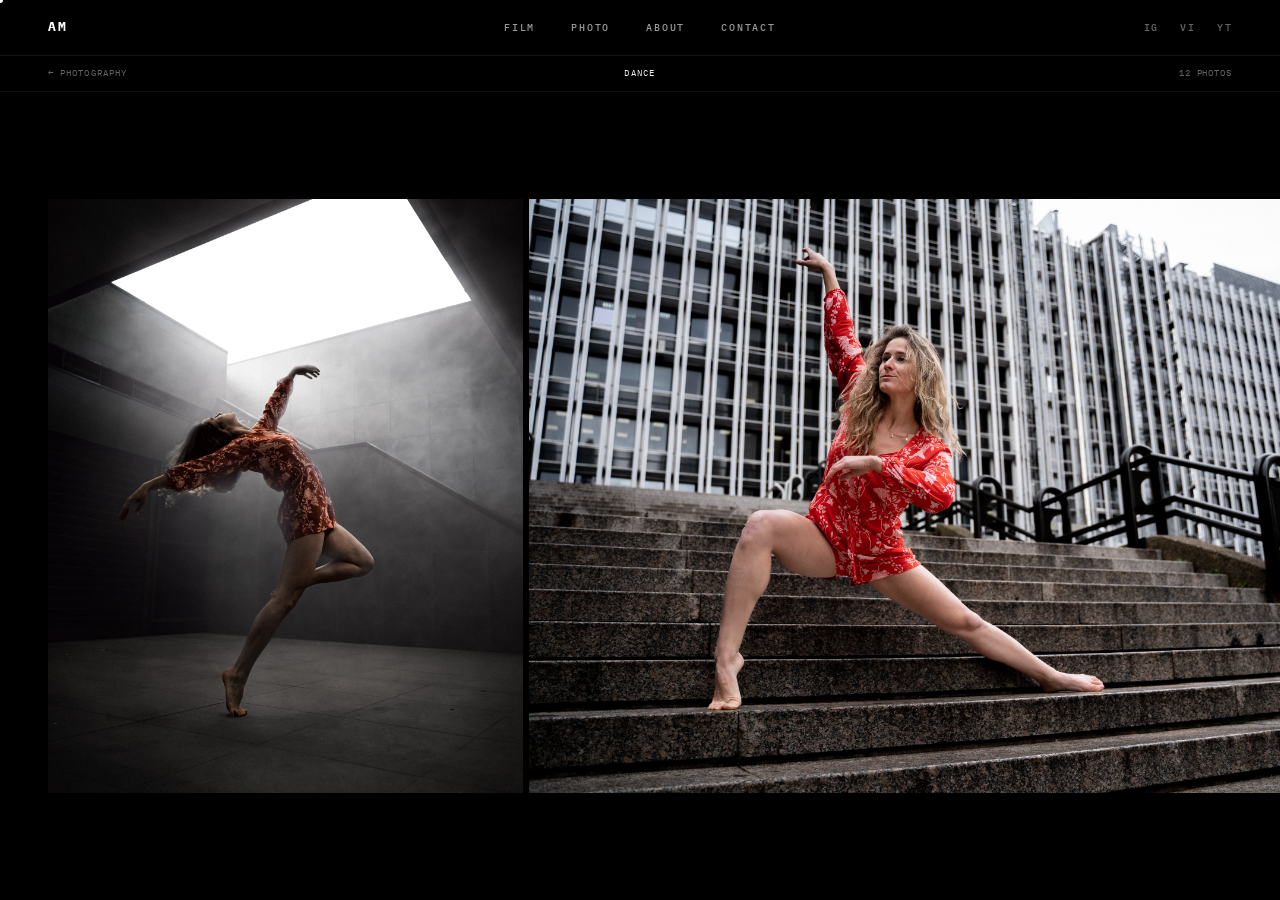
<file: dance.html>
<!DOCTYPE html>
<html lang="en">
<head>
    <meta charset="UTF-8">
    <meta name="viewport" content="width=device-width, initial-scale=1.0">
    <title>Dance — Aaron MacCarley</title>

    <link rel="preconnect" href="https://fonts.googleapis.com">
    <link rel="preconnect" href="https://fonts.gstatic.com" crossorigin>
    <link href="https://fonts.googleapis.com/css2?family=IBM+Plex+Mono:ital,wght@0,400;0,500;0,700;1,500&family=Inter:wght@300;400;500&display=swap" rel="stylesheet">
    <link rel="stylesheet" href="style.css">

    <style>
        html, body { overflow: hidden !important; height: 100%; }

        #project-bar {
            position: fixed;
            top: 56px; left: 0; right: 0;
            height: 36px;
            display: flex; align-items: center; justify-content: space-between;
            padding: 0 48px;
            z-index: 490;
            background: rgba(0,0,0,0.85);
            border-bottom: 1px solid rgba(255,255,255,0.06);
        }
        .proj-back {
            font-family: var(--mono);
            font-size: 9px; letter-spacing: 0.12em;
            color: rgba(255,255,255,0.4);
            cursor: none; transition: color 0.2s;
        }
        .proj-back:hover { color: #fff; }
        .proj-title {
            position: absolute; left: 50%; transform: translateX(-50%);
            font-family: var(--mono);
            font-size: 9px; letter-spacing: 0.14em;
            color: #f0f0f0; white-space: nowrap; pointer-events: none;
        }
        .proj-count {
            font-family: var(--mono);
            font-size: 9px; letter-spacing: 0.1em; color: rgba(255,255,255,0.4);
        }

        .scroll-arrow {
            position: fixed; top: 50%; transform: translateY(-50%);
            width: 44px; height: 64px;
            display: flex; align-items: center; justify-content: center;
            pointer-events: none; z-index: 200; transition: opacity 0.4s ease;
        }
        .scroll-arrow::before {
            content: ''; width: 13px; height: 13px;
            border-right: 2px solid rgba(255,255,255,0.75);
            border-top: 2px solid rgba(255,255,255,0.75);
        }
        .scroll-arrow--left { left: 14px; }
        .scroll-arrow--left::before { transform: rotate(-135deg); }
        .scroll-arrow--right { right: 14px; }
        .scroll-arrow--right::before { transform: rotate(45deg); }
        .scroll-arrow.hidden { opacity: 0; }

        .gallery-wrap {
            position: fixed; inset: 0;
            overflow-x: auto; overflow-y: hidden;
            scrollbar-width: thin;
            scrollbar-color: rgba(255,255,255,0.18) transparent;
        }
        .gallery-wrap::-webkit-scrollbar { height: 2px; }
        .gallery-wrap::-webkit-scrollbar-track { background: transparent; }
        .gallery-wrap::-webkit-scrollbar-thumb { background: rgba(255,255,255,0.18); border-radius: 1px; }

        .gallery-strip {
            display: flex; align-items: center;
            height: 100vh;
            padding: 92px 48px 0;
            gap: 6px;
        }
        .gallery-strip img {
            height: 66vh;
            width: auto; flex-shrink: 0; object-fit: contain; display: block;
            -webkit-user-drag: none;
        }

        @media (max-width: 768px) {
            body { overflow-y: auto !important; overflow-x: hidden !important; height: auto !important; }
            .gallery-wrap { position: static; overflow: visible; }
            .gallery-strip { flex-direction: column; height: auto; padding: 100px 0 0; gap: 4px; }
            .gallery-strip img { height: auto; width: 100vw; }
            #project-bar { padding: 0 16px; }
        }
    </style>
</head>
<body>

    <div id="cursor" aria-hidden="true"></div>
    <div id="cursor-ring" aria-hidden="true"></div>

    <nav id="nav">
        <a href="index.html" class="nav-logo">AM</a>
        <div class="nav-links">
            <a href="index.html#work">FILM</a>
            <a href="photography.html">PHOTO</a>
            <a href="index.html#about">ABOUT</a>
            <a href="index.html#contact">CONTACT</a>
        </div>
        <div class="nav-right">
            <div class="nav-social">
                <a href="https://www.instagram.com/macgnarley/" target="_blank" rel="noopener noreferrer">IG</a>
                <a href="https://vimeo.com/macgnarley" target="_blank" rel="noopener noreferrer">VI</a>
                <a href="https://youtube.com/macgnarley" target="_blank" rel="noopener noreferrer">YT</a>
            </div>
            <button class="nav-burger" id="nav-burger" aria-label="Open menu">
                <span></span><span></span>
            </button>
        </div>
    </nav>

    <div class="mobile-menu" id="mobile-menu">
        <nav class="mobile-nav-links">
            <a href="index.html#work" class="mobile-link">FILM</a>
            <a href="photography.html" class="mobile-link">PHOTO</a>
            <a href="index.html#about" class="mobile-link">ABOUT</a>
            <a href="index.html#contact" class="mobile-link">CONTACT</a>
        </nav>
        <div class="mobile-social">
            <a href="https://www.instagram.com/macgnarley/" target="_blank" rel="noopener noreferrer">INSTAGRAM</a>
            <a href="https://vimeo.com/macgnarley" target="_blank" rel="noopener noreferrer">VIMEO</a>
            <a href="https://youtube.com/macgnarley" target="_blank" rel="noopener noreferrer">YOUTUBE</a>
            <a href="https://www.imdb.com/name/nm9268955" target="_blank" rel="noopener noreferrer">IMDB</a>
        </div>
    </div>

    <div id="project-bar">
        <a href="photography.html" class="proj-back">← PHOTOGRAPHY</a>
        <span class="proj-title">DANCE</span>
        <span class="proj-count">12 PHOTOS</span>
    </div>

    <div id="arrow-left"  class="scroll-arrow scroll-arrow--left  hidden"></div>
    <div id="arrow-right" class="scroll-arrow scroll-arrow--right"></div>

    <div class="gallery-wrap" id="gallery-wrap">
        <div class="gallery-strip">
            <img src="Photo%20Portfolio%202026/Dance/FCM00370-Edit-JPGHIRES.jpg" alt="" loading="eager" draggable="false">
            <img src="Photo%20Portfolio%202026/Dance/FCM00029-HIRES.jpg" alt="" loading="lazy" draggable="false">
            <img src="Photo%20Portfolio%202026/Dance/BEAZY%20DANCER.png" alt="" loading="lazy" draggable="false">
            <img src="Photo%20Portfolio%202026/Dance/FCM09583-INSTA-2.jpg" alt="" loading="lazy" draggable="false">
            <img src="Photo%20Portfolio%202026/Dance/_BDF1746.jpg" alt="" loading="lazy" draggable="false">
            <img src="Photo%20Portfolio%202026/Dance/_FCM0014.ARW.jpg" alt="" loading="lazy" draggable="false">
            <img src="Photo%20Portfolio%202026/Dance/_FCM0060.jpg" alt="" loading="lazy" draggable="false">
            <img src="Photo%20Portfolio%202026/Dance/_FCM0090-INSTA.jpg" alt="" loading="lazy" draggable="false">
            <img src="Photo%20Portfolio%202026/Dance/_FCM0239%202.jpg" alt="" loading="lazy" draggable="false">
            <img src="Photo%20Portfolio%202026/Dance/_FCM0475.jpg" alt="" loading="lazy" draggable="false">
            <img src="Photo%20Portfolio%202026/Dance/BDF03362.jpg" alt="" loading="lazy" draggable="false">
            <img src="Photo%20Portfolio%202026/Dance/BDF03557.jpg" alt="" loading="lazy" draggable="false">
        </div>
    </div>

    <script>
        const wrap = document.getElementById('gallery-wrap');

        wrap.addEventListener('wheel', e => {
            e.preventDefault();
            wrap.scrollLeft += e.deltaY + e.deltaX;
        }, { passive: false });

        document.addEventListener('keydown', e => {
            if (e.key === 'ArrowRight') wrap.scrollLeft += 300;
            if (e.key === 'ArrowLeft')  wrap.scrollLeft -= 300;
        });

        const cursorDot  = document.getElementById('cursor');
        const cursorRing = document.getElementById('cursor-ring');
        let mx = -100, my = -100, rx = -100, ry = -100;

        document.addEventListener('mousemove', e => {
            mx = e.clientX; my = e.clientY;
            cursorDot.style.left = mx + 'px';
            cursorDot.style.top  = my + 'px';
        }, { passive: true });

        (function animRing() {
            rx += (mx - rx) * 0.13;
            ry += (my - ry) * 0.13;
            cursorRing.style.left = rx + 'px';
            cursorRing.style.top  = ry + 'px';
            requestAnimationFrame(animRing);
        })();

        document.addEventListener('mouseover', e => {
            if (e.target.closest('a, button')) document.body.classList.add('cursor-hover');
        });
        document.addEventListener('mouseout', e => {
            if (e.target.closest('a, button')) document.body.classList.remove('cursor-hover');
        });

        // Drag to scroll
        let isDragging = false, dragStartX = 0, dragScrollLeft = 0;
        wrap.addEventListener('mousedown', e => {
            isDragging = true;
            dragStartX = e.pageX;
            dragScrollLeft = wrap.scrollLeft;
        });
        document.addEventListener('mouseup', () => { isDragging = false; });
        document.addEventListener('mousemove', e => {
            if (!isDragging) return;
            wrap.scrollLeft = dragScrollLeft - (e.pageX - dragStartX);
        });

        // Arrow visibility
        const arrowLeft  = document.getElementById('arrow-left');
        const arrowRight = document.getElementById('arrow-right');
        function updateArrows() {
            arrowLeft.classList.toggle('hidden',  wrap.scrollLeft <= 4);
            arrowRight.classList.toggle('hidden', wrap.scrollLeft >= wrap.scrollWidth - wrap.clientWidth - 4);
        }
        wrap.addEventListener('scroll', updateArrows, { passive: true });
        window.addEventListener('resize', updateArrows);
        setTimeout(updateArrows, 100);

        // Mobile menu
        const burger     = document.getElementById('nav-burger');
        const mobileMenu = document.getElementById('mobile-menu');
        if (burger && mobileMenu) {
            burger.addEventListener('click', () => {
                const isOpen = mobileMenu.classList.toggle('open');
                burger.classList.toggle('open', isOpen);
            });
            mobileMenu.querySelectorAll('.mobile-link').forEach(link => {
                link.addEventListener('click', () => {
                    mobileMenu.classList.remove('open');
                    burger.classList.remove('open');
                });
            });
        }
    </script>

</body>
</html>
</file>
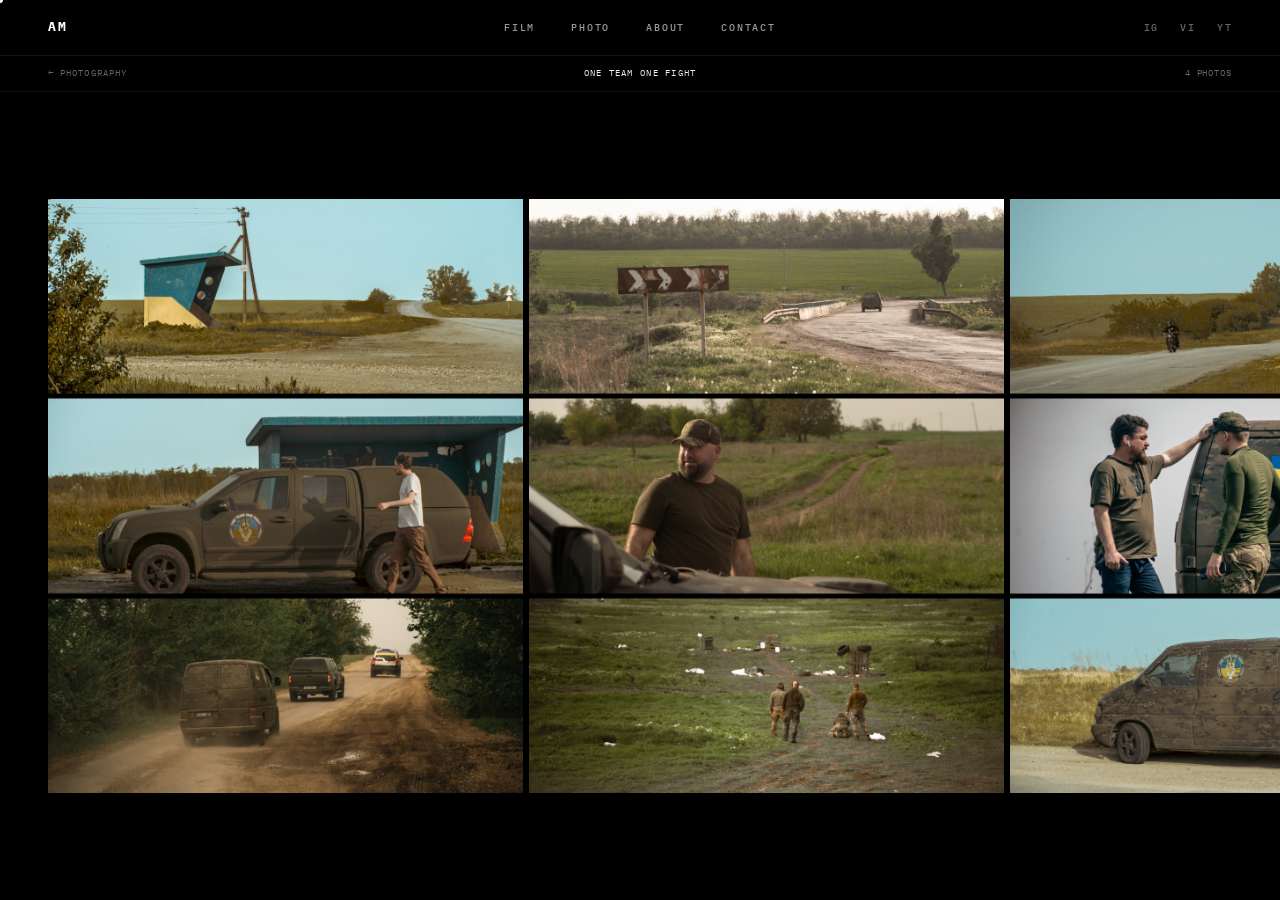
<file: otof.html>
<!DOCTYPE html>
<html lang="en">
<head>
    <meta charset="UTF-8">
    <meta name="viewport" content="width=device-width, initial-scale=1.0">
    <title>One Team One Fight — Aaron MacCarley</title>

    <link rel="preconnect" href="https://fonts.googleapis.com">
    <link rel="preconnect" href="https://fonts.gstatic.com" crossorigin>
    <link href="https://fonts.googleapis.com/css2?family=IBM+Plex+Mono:ital,wght@0,400;0,500;0,700;1,500&family=Inter:wght@300;400;500&display=swap" rel="stylesheet">
    <link rel="stylesheet" href="style.css">

    <style>
        html, body { overflow: hidden !important; height: 100%; }

        #project-bar {
            position: fixed;
            top: 56px; left: 0; right: 0;
            height: 36px;
            display: flex; align-items: center; justify-content: space-between;
            padding: 0 48px;
            z-index: 490;
            background: rgba(0,0,0,0.85);
            border-bottom: 1px solid rgba(255,255,255,0.06);
        }
        .proj-back {
            font-family: var(--mono);
            font-size: 9px; letter-spacing: 0.12em;
            color: rgba(255,255,255,0.4);
            cursor: none; transition: color 0.2s;
        }
        .proj-back:hover { color: #fff; }
        .proj-title {
            position: absolute; left: 50%; transform: translateX(-50%);
            font-family: var(--mono);
            font-size: 9px; letter-spacing: 0.14em;
            color: #f0f0f0; white-space: nowrap; pointer-events: none;
        }
        .proj-count {
            font-family: var(--mono);
            font-size: 9px; letter-spacing: 0.1em; color: rgba(255,255,255,0.4);
        }

        .scroll-arrow {
            position: fixed; top: 50%; transform: translateY(-50%);
            width: 44px; height: 64px;
            display: flex; align-items: center; justify-content: center;
            pointer-events: none; z-index: 200; transition: opacity 0.4s ease;
        }
        .scroll-arrow::before {
            content: ''; width: 13px; height: 13px;
            border-right: 2px solid rgba(255,255,255,0.75);
            border-top: 2px solid rgba(255,255,255,0.75);
        }
        .scroll-arrow--left { left: 14px; }
        .scroll-arrow--left::before { transform: rotate(-135deg); }
        .scroll-arrow--right { right: 14px; }
        .scroll-arrow--right::before { transform: rotate(45deg); }
        .scroll-arrow.hidden { opacity: 0; }

        .gallery-wrap {
            position: fixed; inset: 0;
            overflow-x: auto; overflow-y: hidden;
            scrollbar-width: thin;
            scrollbar-color: rgba(255,255,255,0.18) transparent;
        }
        .gallery-wrap::-webkit-scrollbar { height: 2px; }
        .gallery-wrap::-webkit-scrollbar-track { background: transparent; }
        .gallery-wrap::-webkit-scrollbar-thumb { background: rgba(255,255,255,0.18); border-radius: 1px; }

        .gallery-strip {
            display: flex; align-items: center;
            height: 100vh;
            padding: 92px 48px 0;
            gap: 6px;
        }
        .gallery-strip img {
            height: 66vh;
            width: auto; flex-shrink: 0; object-fit: contain; display: block;
            -webkit-user-drag: none;
        }

        @media (max-width: 768px) {
            body { overflow-y: auto !important; overflow-x: hidden !important; height: auto !important; }
            .gallery-wrap { position: static; overflow: visible; }
            .gallery-strip { flex-direction: column; height: auto; padding: 100px 0 0; gap: 4px; }
            .gallery-strip img { height: auto; width: 100vw; }
            #project-bar { padding: 0 16px; }
        }
    </style>
</head>
<body>

    <div id="cursor" aria-hidden="true"></div>
    <div id="cursor-ring" aria-hidden="true"></div>

    <nav id="nav">
        <a href="index.html" class="nav-logo">AM</a>
        <div class="nav-links">
            <a href="index.html#work">FILM</a>
            <a href="photography.html">PHOTO</a>
            <a href="index.html#about">ABOUT</a>
            <a href="index.html#contact">CONTACT</a>
        </div>
        <div class="nav-right">
            <div class="nav-social">
                <a href="https://www.instagram.com/macgnarley/" target="_blank" rel="noopener noreferrer">IG</a>
                <a href="https://vimeo.com/macgnarley" target="_blank" rel="noopener noreferrer">VI</a>
                <a href="https://youtube.com/macgnarley" target="_blank" rel="noopener noreferrer">YT</a>
            </div>
            <button class="nav-burger" id="nav-burger" aria-label="Open menu">
                <span></span><span></span>
            </button>
        </div>
    </nav>

    <div class="mobile-menu" id="mobile-menu">
        <nav class="mobile-nav-links">
            <a href="index.html#work" class="mobile-link">FILM</a>
            <a href="photography.html" class="mobile-link">PHOTO</a>
            <a href="index.html#about" class="mobile-link">ABOUT</a>
            <a href="index.html#contact" class="mobile-link">CONTACT</a>
        </nav>
        <div class="mobile-social">
            <a href="https://www.instagram.com/macgnarley/" target="_blank" rel="noopener noreferrer">INSTAGRAM</a>
            <a href="https://vimeo.com/macgnarley" target="_blank" rel="noopener noreferrer">VIMEO</a>
            <a href="https://youtube.com/macgnarley" target="_blank" rel="noopener noreferrer">YOUTUBE</a>
            <a href="https://www.imdb.com/name/nm9268955" target="_blank" rel="noopener noreferrer">IMDB</a>
        </div>
    </div>

    <div id="project-bar">
        <a href="photography.html" class="proj-back">← PHOTOGRAPHY</a>
        <span class="proj-title">ONE TEAM ONE FIGHT</span>
        <span class="proj-count">4 PHOTOS</span>
    </div>

    <div id="arrow-left"  class="scroll-arrow scroll-arrow--left  hidden"></div>
    <div id="arrow-right" class="scroll-arrow scroll-arrow--right"></div>

    <div class="gallery-wrap" id="gallery-wrap">
        <div class="gallery-strip">
            <img src="Photo%20Portfolio%202026/One%20Team%20One%20Fight/Untitled-1.png" alt="" loading="eager" draggable="false">
            <img src="Photo%20Portfolio%202026/One%20Team%20One%20Fight/Untitled-2%20(1).png" alt="" loading="lazy" draggable="false">
            <img src="Photo%20Portfolio%202026/One%20Team%20One%20Fight/Untitled-3.png" alt="" loading="lazy" draggable="false">
            <img src="Photo%20Portfolio%202026/One%20Team%20One%20Fight/Untitled-3%20(2).png" alt="" loading="lazy" draggable="false">
        </div>
    </div>

    <script>
        const wrap = document.getElementById('gallery-wrap');

        wrap.addEventListener('wheel', e => {
            e.preventDefault();
            wrap.scrollLeft += e.deltaY + e.deltaX;
        }, { passive: false });

        document.addEventListener('keydown', e => {
            if (e.key === 'ArrowRight') wrap.scrollLeft += 300;
            if (e.key === 'ArrowLeft')  wrap.scrollLeft -= 300;
        });

        const cursorDot  = document.getElementById('cursor');
        const cursorRing = document.getElementById('cursor-ring');
        let mx = -100, my = -100, rx = -100, ry = -100;

        document.addEventListener('mousemove', e => {
            mx = e.clientX; my = e.clientY;
            cursorDot.style.left = mx + 'px';
            cursorDot.style.top  = my + 'px';
        }, { passive: true });

        (function animRing() {
            rx += (mx - rx) * 0.13;
            ry += (my - ry) * 0.13;
            cursorRing.style.left = rx + 'px';
            cursorRing.style.top  = ry + 'px';
            requestAnimationFrame(animRing);
        })();

        document.addEventListener('mouseover', e => {
            if (e.target.closest('a, button')) document.body.classList.add('cursor-hover');
        });
        document.addEventListener('mouseout', e => {
            if (e.target.closest('a, button')) document.body.classList.remove('cursor-hover');
        });

        // Drag to scroll
        let isDragging = false, dragStartX = 0, dragScrollLeft = 0;
        wrap.addEventListener('mousedown', e => {
            isDragging = true;
            dragStartX = e.pageX;
            dragScrollLeft = wrap.scrollLeft;
        });
        document.addEventListener('mouseup', () => { isDragging = false; });
        document.addEventListener('mousemove', e => {
            if (!isDragging) return;
            wrap.scrollLeft = dragScrollLeft - (e.pageX - dragStartX);
        });

        // Arrow visibility
        const arrowLeft  = document.getElementById('arrow-left');
        const arrowRight = document.getElementById('arrow-right');
        function updateArrows() {
            arrowLeft.classList.toggle('hidden',  wrap.scrollLeft <= 4);
            arrowRight.classList.toggle('hidden', wrap.scrollLeft >= wrap.scrollWidth - wrap.clientWidth - 4);
        }
        wrap.addEventListener('scroll', updateArrows, { passive: true });
        window.addEventListener('resize', updateArrows);
        setTimeout(updateArrows, 100);

        // Mobile menu
        const burger     = document.getElementById('nav-burger');
        const mobileMenu = document.getElementById('mobile-menu');
        if (burger && mobileMenu) {
            burger.addEventListener('click', () => {
                const isOpen = mobileMenu.classList.toggle('open');
                burger.classList.toggle('open', isOpen);
            });
            mobileMenu.querySelectorAll('.mobile-link').forEach(link => {
                link.addEventListener('click', () => {
                    mobileMenu.classList.remove('open');
                    burger.classList.remove('open');
                });
            });
        }
    </script>

</body>
</html>
</file>
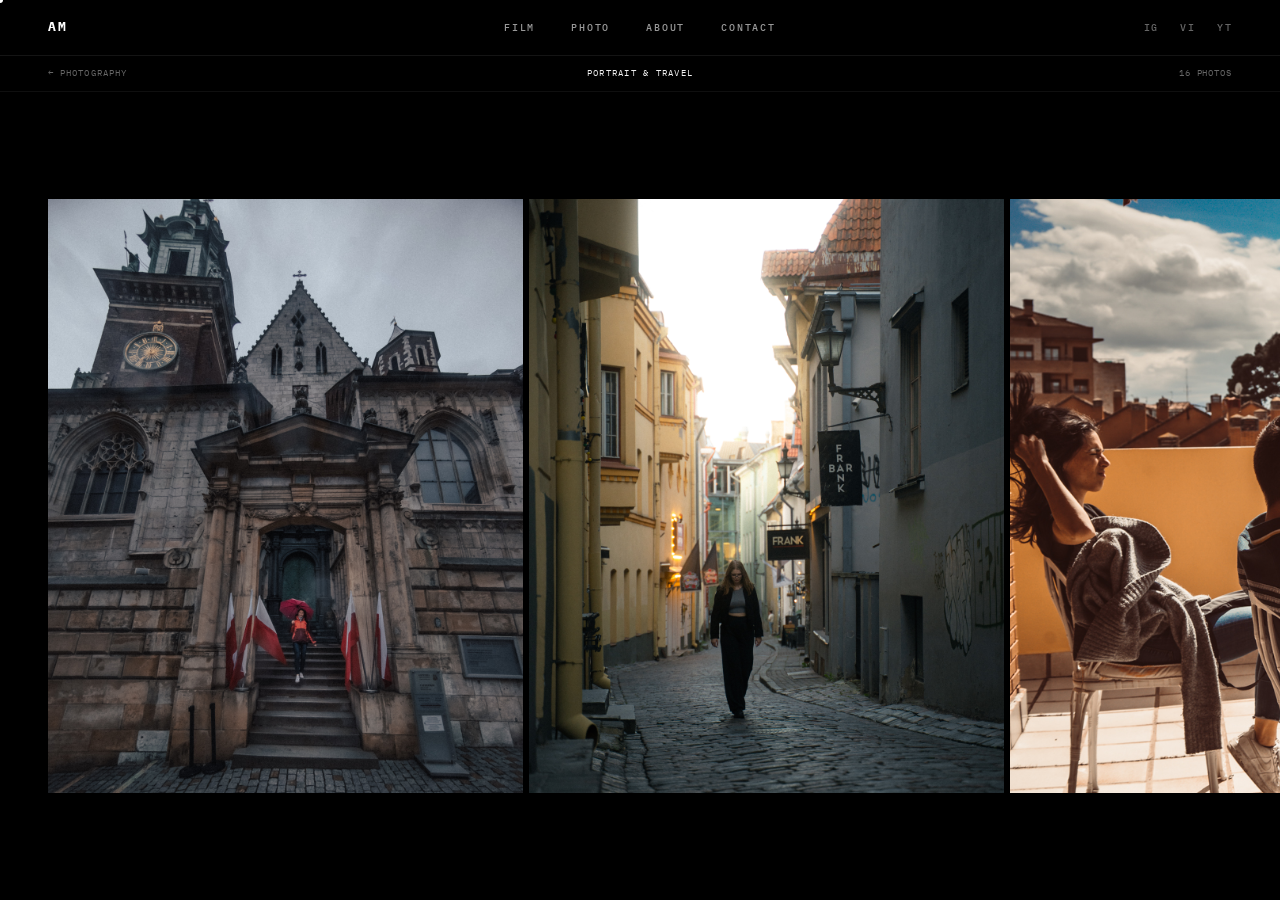
<file: portrait-travel.html>
<!DOCTYPE html>
<html lang="en">
<head>
    <meta charset="UTF-8">
    <meta name="viewport" content="width=device-width, initial-scale=1.0">
    <title>Portrait & Travel — Aaron MacCarley</title>

    <link rel="preconnect" href="https://fonts.googleapis.com">
    <link rel="preconnect" href="https://fonts.gstatic.com" crossorigin>
    <link href="https://fonts.googleapis.com/css2?family=IBM+Plex+Mono:ital,wght@0,400;0,500;0,700;1,500&family=Inter:wght@300;400;500&display=swap" rel="stylesheet">
    <link rel="stylesheet" href="style.css">

    <style>
        html, body { overflow: hidden !important; height: 100%; }

        #project-bar {
            position: fixed;
            top: 56px; left: 0; right: 0;
            height: 36px;
            display: flex; align-items: center; justify-content: space-between;
            padding: 0 48px;
            z-index: 490;
            background: rgba(0,0,0,0.85);
            border-bottom: 1px solid rgba(255,255,255,0.06);
        }
        .proj-back {
            font-family: var(--mono);
            font-size: 9px; letter-spacing: 0.12em;
            color: rgba(255,255,255,0.4);
            cursor: none; transition: color 0.2s;
        }
        .proj-back:hover { color: #fff; }
        .proj-title {
            position: absolute; left: 50%; transform: translateX(-50%);
            font-family: var(--mono);
            font-size: 9px; letter-spacing: 0.14em;
            color: #f0f0f0; white-space: nowrap; pointer-events: none;
        }
        .proj-count {
            font-family: var(--mono);
            font-size: 9px; letter-spacing: 0.1em; color: rgba(255,255,255,0.4);
        }

        .scroll-arrow {
            position: fixed; top: 50%; transform: translateY(-50%);
            width: 44px; height: 64px;
            display: flex; align-items: center; justify-content: center;
            pointer-events: none; z-index: 200; transition: opacity 0.4s ease;
        }
        .scroll-arrow::before {
            content: ''; width: 13px; height: 13px;
            border-right: 2px solid rgba(255,255,255,0.75);
            border-top: 2px solid rgba(255,255,255,0.75);
        }
        .scroll-arrow--left { left: 14px; }
        .scroll-arrow--left::before { transform: rotate(-135deg); }
        .scroll-arrow--right { right: 14px; }
        .scroll-arrow--right::before { transform: rotate(45deg); }
        .scroll-arrow.hidden { opacity: 0; }

        .gallery-wrap {
            position: fixed; inset: 0;
            overflow-x: auto; overflow-y: hidden;
            scrollbar-width: thin;
            scrollbar-color: rgba(255,255,255,0.18) transparent;
        }
        .gallery-wrap::-webkit-scrollbar { height: 2px; }
        .gallery-wrap::-webkit-scrollbar-track { background: transparent; }
        .gallery-wrap::-webkit-scrollbar-thumb { background: rgba(255,255,255,0.18); border-radius: 1px; }

        .gallery-strip {
            display: flex; align-items: center;
            height: 100vh;
            padding: 92px 48px 0;
            gap: 6px;
        }
        .gallery-strip img {
            height: 66vh;
            width: auto; flex-shrink: 0; object-fit: contain; display: block;
            -webkit-user-drag: none;
        }

        @media (max-width: 768px) {
            body { overflow-y: auto !important; overflow-x: hidden !important; height: auto !important; }
            .gallery-wrap { position: static; overflow: visible; }
            .gallery-strip { flex-direction: column; height: auto; padding: 100px 0 0; gap: 4px; }
            .gallery-strip img { height: auto; width: 100vw; }
            #project-bar { padding: 0 16px; }
        }
    </style>
</head>
<body>

    <div id="cursor" aria-hidden="true"></div>
    <div id="cursor-ring" aria-hidden="true"></div>

    <nav id="nav">
        <a href="index.html" class="nav-logo">AM</a>
        <div class="nav-links">
            <a href="index.html#work">FILM</a>
            <a href="photography.html">PHOTO</a>
            <a href="index.html#about">ABOUT</a>
            <a href="index.html#contact">CONTACT</a>
        </div>
        <div class="nav-right">
            <div class="nav-social">
                <a href="https://www.instagram.com/macgnarley/" target="_blank" rel="noopener noreferrer">IG</a>
                <a href="https://vimeo.com/macgnarley" target="_blank" rel="noopener noreferrer">VI</a>
                <a href="https://youtube.com/macgnarley" target="_blank" rel="noopener noreferrer">YT</a>
            </div>
            <button class="nav-burger" id="nav-burger" aria-label="Open menu">
                <span></span><span></span>
            </button>
        </div>
    </nav>

    <div class="mobile-menu" id="mobile-menu">
        <nav class="mobile-nav-links">
            <a href="index.html#work" class="mobile-link">FILM</a>
            <a href="photography.html" class="mobile-link">PHOTO</a>
            <a href="index.html#about" class="mobile-link">ABOUT</a>
            <a href="index.html#contact" class="mobile-link">CONTACT</a>
        </nav>
        <div class="mobile-social">
            <a href="https://www.instagram.com/macgnarley/" target="_blank" rel="noopener noreferrer">INSTAGRAM</a>
            <a href="https://vimeo.com/macgnarley" target="_blank" rel="noopener noreferrer">VIMEO</a>
            <a href="https://youtube.com/macgnarley" target="_blank" rel="noopener noreferrer">YOUTUBE</a>
            <a href="https://www.imdb.com/name/nm9268955" target="_blank" rel="noopener noreferrer">IMDB</a>
        </div>
    </div>

    <div id="project-bar">
        <a href="photography.html" class="proj-back">← PHOTOGRAPHY</a>
        <span class="proj-title">PORTRAIT & TRAVEL</span>
        <span class="proj-count">16 PHOTOS</span>
    </div>

    <div id="arrow-left"  class="scroll-arrow scroll-arrow--left  hidden"></div>
    <div id="arrow-right" class="scroll-arrow scroll-arrow--right"></div>

    <div class="gallery-wrap" id="gallery-wrap">
        <div class="gallery-strip">
            <img src="Photo%20Portfolio%202026/Portrait%20%26%20Travel/20230502_SR705978-Enhanced-NR-_3k%20JPEG.jpg" alt="" loading="eager" draggable="false">
            <img src="Photo%20Portfolio%202026/Portrait%20%26%20Travel/20250909_A7301855-_3k%20JPEG.jpg" alt="" loading="lazy" draggable="false">
            <img src="Photo%20Portfolio%202026/Portrait%20%26%20Travel/20190427-BDF04656.jpg" alt="" loading="lazy" draggable="false">
            <img src="Photo%20Portfolio%202026/Portrait%20%26%20Travel/20200907-R1-04356-0008.jpg" alt="" loading="lazy" draggable="false">
            <img src="Photo%20Portfolio%202026/Portrait%20%26%20Travel/20201124-DSCF2896.jpg" alt="" loading="lazy" draggable="false">
            <img src="Photo%20Portfolio%202026/Portrait%20%26%20Travel/20201124-DSCF2966-2.jpg" alt="" loading="lazy" draggable="false">
            <img src="Photo%20Portfolio%202026/Portrait%20%26%20Travel/CNV000009%202.jpg" alt="" loading="lazy" draggable="false">
            <img src="Photo%20Portfolio%202026/Portrait%20%26%20Travel/FCM05638-2.jpg" alt="" loading="lazy" draggable="false">
            <img src="Photo%20Portfolio%202026/Portrait%20%26%20Travel/FCM05661-4.jpg" alt="" loading="lazy" draggable="false">
            <img src="Photo%20Portfolio%202026/Portrait%20%26%20Travel/FCM05916-5.jpg" alt="" loading="lazy" draggable="false">
            <img src="Photo%20Portfolio%202026/Portrait%20%26%20Travel/FCM07621-INSTA.jpg" alt="" loading="lazy" draggable="false">
            <img src="Photo%20Portfolio%202026/Portrait%20%26%20Travel/FCM08501-INSTA-3.jpg" alt="" loading="lazy" draggable="false">
            <img src="Photo%20Portfolio%202026/Portrait%20%26%20Travel/FCM08853-Edit-INSTA.jpg" alt="" loading="lazy" draggable="false">
            <img src="Photo%20Portfolio%202026/Portrait%20%26%20Travel/IMG_20200824_195119329-2.jpg" alt="" loading="lazy" draggable="false">
            <img src="Photo%20Portfolio%202026/Portrait%20%26%20Travel/R1-04357-0003.jpg" alt="" loading="lazy" draggable="false">
            <img src="Photo%20Portfolio%202026/Portrait%20%26%20Travel/R1-04357-0007.jpg" alt="" loading="lazy" draggable="false">
        </div>
    </div>

    <script>
        const wrap = document.getElementById('gallery-wrap');

        wrap.addEventListener('wheel', e => {
            e.preventDefault();
            wrap.scrollLeft += e.deltaY + e.deltaX;
        }, { passive: false });

        document.addEventListener('keydown', e => {
            if (e.key === 'ArrowRight') wrap.scrollLeft += 300;
            if (e.key === 'ArrowLeft')  wrap.scrollLeft -= 300;
        });

        const cursorDot  = document.getElementById('cursor');
        const cursorRing = document.getElementById('cursor-ring');
        let mx = -100, my = -100, rx = -100, ry = -100;

        document.addEventListener('mousemove', e => {
            mx = e.clientX; my = e.clientY;
            cursorDot.style.left = mx + 'px';
            cursorDot.style.top  = my + 'px';
        }, { passive: true });

        (function animRing() {
            rx += (mx - rx) * 0.13;
            ry += (my - ry) * 0.13;
            cursorRing.style.left = rx + 'px';
            cursorRing.style.top  = ry + 'px';
            requestAnimationFrame(animRing);
        })();

        document.addEventListener('mouseover', e => {
            if (e.target.closest('a, button')) document.body.classList.add('cursor-hover');
        });
        document.addEventListener('mouseout', e => {
            if (e.target.closest('a, button')) document.body.classList.remove('cursor-hover');
        });

        // Drag to scroll
        let isDragging = false, dragStartX = 0, dragScrollLeft = 0;
        wrap.addEventListener('mousedown', e => {
            isDragging = true;
            dragStartX = e.pageX;
            dragScrollLeft = wrap.scrollLeft;
        });
        document.addEventListener('mouseup', () => { isDragging = false; });
        document.addEventListener('mousemove', e => {
            if (!isDragging) return;
            wrap.scrollLeft = dragScrollLeft - (e.pageX - dragStartX);
        });

        // Arrow visibility
        const arrowLeft  = document.getElementById('arrow-left');
        const arrowRight = document.getElementById('arrow-right');
        function updateArrows() {
            arrowLeft.classList.toggle('hidden',  wrap.scrollLeft <= 4);
            arrowRight.classList.toggle('hidden', wrap.scrollLeft >= wrap.scrollWidth - wrap.clientWidth - 4);
        }
        wrap.addEventListener('scroll', updateArrows, { passive: true });
        window.addEventListener('resize', updateArrows);
        setTimeout(updateArrows, 100);

        // Mobile menu
        const burger     = document.getElementById('nav-burger');
        const mobileMenu = document.getElementById('mobile-menu');
        if (burger && mobileMenu) {
            burger.addEventListener('click', () => {
                const isOpen = mobileMenu.classList.toggle('open');
                burger.classList.toggle('open', isOpen);
            });
            mobileMenu.querySelectorAll('.mobile-link').forEach(link => {
                link.addEventListener('click', () => {
                    mobileMenu.classList.remove('open');
                    burger.classList.remove('open');
                });
            });
        }
    </script>

</body>
</html>
</file>
<file: style.css>
/* =============================================
   RESET & ROOT
   ============================================= */
*, *::before, *::after {
    box-sizing: border-box;
    margin: 0;
    padding: 0;
}

:root {
    --black:    #000000;
    --dark:     #0d0d0d;
    --darker:   #080808;
    --white:    #ffffff;
    --w60:      rgba(255,255,255,0.60);
    --w40:      rgba(255,255,255,0.40);
    --w25:      rgba(255,255,255,0.25);
    --w15:      rgba(255,255,255,0.15);
    --w08:      rgba(255,255,255,0.08);
    --w05:      rgba(255,255,255,0.05);
    --border:   rgba(255,255,255,0.08);

    --mono: 'IBM Plex Mono', 'Courier New', monospace;
    --sans: 'Inter', -apple-system, BlinkMacSystemFont, sans-serif;

    --nav-h:  56px;
    --pad-x:  48px;
    --sec-py: 140px;
}

html {
    scroll-behavior: smooth;
}

body {
    background: var(--black);
    color: var(--white);
    font-family: var(--sans);
    font-weight: 400;
    line-height: 1.6;
    -webkit-font-smoothing: antialiased;
    -moz-osx-font-smoothing: grayscale;
    overflow-x: hidden;
    cursor: none;
}

img   { max-width: 100%; display: block; }
a     { color: inherit; text-decoration: none; }
button { background: none; border: none; cursor: none; color: inherit; }

section[id] {
    scroll-margin-top: var(--nav-h);
}

/* =============================================
   CUSTOM CURSOR
   ============================================= */
#cursor {
    position: fixed;
    width: 6px;
    height: 6px;
    background: var(--white);
    border-radius: 50%;
    pointer-events: none;
    z-index: 9999;
    transform: translate(-50%, -50%);
    transition: opacity 0.3s;
    will-change: left, top;
}

#cursor-ring {
    position: fixed;
    width: 30px;
    height: 30px;
    border: 1px solid var(--w40);
    border-radius: 50%;
    pointer-events: none;
    z-index: 9998;
    transform: translate(-50%, -50%);
    transition: width 0.25s ease, height 0.25s ease, border-color 0.25s ease;
    will-change: left, top;
}

body.cursor-hover #cursor-ring {
    width: 48px;
    height: 48px;
    border-color: var(--white);
}

/* =============================================
   ANIMATIONS
   ============================================= */
@keyframes fadeUp {
    from { opacity: 0; transform: translateY(28px); }
    to   { opacity: 1; transform: translateY(0); }
}

.fade-up {
    opacity: 0;
    transform: translateY(28px);
    animation: fadeUp 0.9s cubic-bezier(0.22, 1, 0.36, 1) forwards;
    animation-delay: var(--d, 0s);
}

.reveal {
    opacity: 0;
    transform: translateY(36px);
    transition: opacity 0.8s cubic-bezier(0.22, 1, 0.36, 1),
                transform 0.8s cubic-bezier(0.22, 1, 0.36, 1);
    transition-delay: var(--reveal-delay, 0s);
}

.reveal.visible {
    opacity: 1;
    transform: translateY(0);
}

/* =============================================
   NAVIGATION
   ============================================= */
#nav {
    position: fixed;
    top: 0;
    left: 0;
    right: 0;
    z-index: 500;
    height: var(--nav-h);
    display: flex;
    align-items: center;
    justify-content: space-between;
    padding: 0 var(--pad-x);
    border-bottom: 1px solid var(--border);
    background: rgba(0,0,0,0.88);
    backdrop-filter: blur(14px);
    -webkit-backdrop-filter: blur(14px);
    transition: border-color 0.4s;
}

.nav-logo {
    font-family: var(--mono);
    font-size: 13px;
    font-weight: 700;
    letter-spacing: 0.12em;
    transition: opacity 0.2s;
}
.nav-logo:hover { opacity: 0.5; }

.nav-links {
    position: absolute;
    left: 50%;
    transform: translateX(-50%);
    display: flex;
    gap: 36px;
}

.nav-links a {
    font-family: var(--mono);
    font-size: 10px;
    font-weight: 500;
    letter-spacing: 0.18em;
    color: var(--w60);
    transition: color 0.2s;
}
.nav-links a:hover { color: var(--white); }

.nav-links a.nav-link-secondary { color: var(--w25); }
.nav-links a.nav-link-secondary:hover { color: var(--w60); }

.nav-right {
    display: flex;
    align-items: center;
    gap: 28px;
}

.nav-social {
    display: flex;
    gap: 22px;
}

.nav-social a {
    font-family: var(--mono);
    font-size: 10px;
    font-weight: 500;
    letter-spacing: 0.14em;
    color: var(--w40);
    transition: color 0.2s;
}
.nav-social a:hover { color: var(--white); }

.nav-burger {
    display: none;
    flex-direction: column;
    gap: 5px;
    width: 22px;
    padding: 4px 0;
}

.nav-burger span {
    display: block;
    width: 100%;
    height: 1px;
    background: var(--w60);
    transition: transform 0.3s, opacity 0.3s, background 0.2s;
}

.nav-burger.open span:first-child {
    transform: translateY(6px) rotate(45deg);
    background: var(--white);
}
.nav-burger.open span:last-child {
    transform: translateY(-6px) rotate(-45deg);
    background: var(--white);
}

/* =============================================
   MOBILE MENU
   ============================================= */
.mobile-menu {
    position: fixed;
    inset: 0;
    z-index: 490;
    background: var(--black);
    display: flex;
    flex-direction: column;
    justify-content: center;
    align-items: flex-start;
    padding: 80px var(--pad-x);
    opacity: 0;
    pointer-events: none;
    transition: opacity 0.4s ease;
}

.mobile-menu.open {
    opacity: 1;
    pointer-events: all;
}

.mobile-nav-links {
    display: flex;
    flex-direction: column;
    gap: 8px;
    margin-bottom: 64px;
}

.mobile-link {
    font-family: var(--mono);
    font-size: clamp(36px, 8vw, 56px);
    font-weight: 700;
    color: var(--w25);
    transition: color 0.2s;
    line-height: 1.15;
}
.mobile-link:hover { color: var(--white); }

.mobile-social {
    display: flex;
    flex-direction: column;
    gap: 14px;
}

.mobile-social a {
    font-family: var(--mono);
    font-size: 11px;
    letter-spacing: 0.18em;
    color: var(--w40);
    transition: color 0.2s;
}
.mobile-social a:hover { color: var(--white); }

/* =============================================
   HERO
   ============================================= */
#hero {
    min-height: 100vh;
    display: flex;
    flex-direction: column;
    justify-content: center;
    padding: calc(var(--nav-h) + 80px) var(--pad-x) 80px;
    position: relative;
    overflow: hidden;
}

#hero::before {
    content: '';
    position: absolute;
    bottom: 0;
    left: 0;
    right: 0;
    height: 1px;
    background: var(--border);
}

.hero-meta {
    display: flex;
    align-items: center;
    gap: 12px;
    font-family: var(--mono);
    font-size: 10px;
    letter-spacing: 0.22em;
    color: var(--w25);
    text-transform: uppercase;
    margin-bottom: 36px;
}

.sep {
    color: var(--w15);
}

.hero-name {
    font-family: var(--mono);
    font-size: clamp(64px, 11.5vw, 148px);
    font-weight: 700;
    line-height: 0.93;
    letter-spacing: -0.025em;
    text-transform: uppercase;
    display: flex;
    flex-direction: column;
    margin-bottom: 44px;
}

.hero-name-line {
    display: block;
}

.hero-name-dim {
    color: var(--w40);
}

.hero-roles {
    display: flex;
    align-items: center;
    gap: 16px;
    font-family: var(--mono);
    font-size: clamp(12px, 1.3vw, 16px);
    font-weight: 500;
    letter-spacing: 0.22em;
    color: var(--w40);
    text-transform: uppercase;
}

.hero-badge {
    display: inline-block;
    margin-top: 28px;
    padding: 9px 15px;
    border: 1px solid var(--w15);
    font-family: var(--mono);
    font-size: clamp(8px, 0.85vw, 10px);
    font-weight: 500;
    letter-spacing: 0.2em;
    color: var(--w60);
    text-transform: uppercase;
    white-space: nowrap;
}

.hero-scroll {
    position: absolute;
    bottom: 44px;
    left: var(--pad-x);
    z-index: 1;
    display: flex;
    align-items: center;
    gap: 16px;
    font-family: var(--mono);
    font-size: 9px;
    letter-spacing: 0.28em;
    color: var(--w25);
    text-transform: uppercase;
}

.scroll-line {
    width: 48px;
    height: 1px;
    background: var(--w15);
    overflow: hidden;
}

.scroll-line::after {
    content: '';
    display: block;
    width: 100%;
    height: 100%;
    background: var(--w60);
    transform: translateX(-100%);
    animation: scrollLine 2.4s ease-in-out 1.2s infinite;
}

@keyframes scrollLine {
    0%   { transform: translateX(-100%); }
    50%  { transform: translateX(0); }
    100% { transform: translateX(100%); }
}

/* =============================================
   HERO PHOTO GRID
   ============================================= */
.hero-photos {
    position: absolute;
    inset: 0;
    z-index: 0;
    overflow: hidden;
}

.hero-photos-overlay {
    position: absolute;
    inset: 0;
    z-index: 2;
    background: linear-gradient(
        to bottom,
        rgba(0,0,0,0.82) 0%,
        rgba(0,0,0,0.52) 30%,
        rgba(0,0,0,0.52) 70%,
        rgba(0,0,0,0.82) 100%
    );
    pointer-events: none;
}

.hero-photos-grid {
    display: grid;
    grid-template-columns: repeat(3, 1fr);
    gap: 3px;
    position: relative;
    z-index: 1;
}

.photo-col {
    display: flex;
    flex-direction: column;
    will-change: transform;
}

.photo-col img {
    width: 100%;
    aspect-ratio: 2 / 3;
    object-fit: cover;
    display: block;
    flex-shrink: 0;
    filter: brightness(0.75) saturate(0.8);
    margin-bottom: 3px;
}


.hero-inner {
    position: relative;
    z-index: 1;
}

/* =============================================
   SECTION SHARED
   ============================================= */
section {
    padding: var(--sec-py) var(--pad-x);
    border-top: 1px solid var(--border);
}

.section-header {
    display: flex;
    align-items: center;
    gap: 20px;
    margin-bottom: 48px;
}

.section-label {
    font-family: var(--mono);
    font-size: 11px;
    font-weight: 500;
    letter-spacing: 0.22em;
    color: var(--w60);
    text-transform: uppercase;
    white-space: nowrap;
}

.section-header::after {
    content: '';
    flex: 1;
    height: 1px;
    background: var(--border);
}

/* =============================================
   PROJECTS GRID
   ============================================= */
.projects-grid {
    display: grid;
    grid-template-columns: repeat(2, 1fr);
    gap: 2px;
    background: var(--w08);
}

.project-card {
    background: var(--black);
    cursor: none;
    transition: opacity 0.3s;
}

.project-thumb {
    position: relative;
    aspect-ratio: 16 / 9;
    overflow: hidden;
    background: var(--dark);
}

.project-thumb-bg {
    position: absolute;
    inset: 0;
    background: linear-gradient(135deg, #111 0%, #0a0a0a 100%);
    display: flex;
    align-items: center;
    justify-content: center;
}

.project-thumb-bg .thumb-fallback-text {
    font-family: var(--mono);
    font-size: 10px;
    letter-spacing: 0.1em;
    color: var(--w15);
    text-align: center;
    padding: 16px;
}

.project-thumb img {
    position: absolute;
    inset: 0;
    width: 100%;
    height: 100%;
    object-fit: cover;
    display: block;
    transition: transform 0.7s cubic-bezier(0.25, 0.46, 0.45, 0.94),
                filter 0.4s ease;
    filter: brightness(0.8) saturate(0.9);
}

.project-thumb img.loaded {
    filter: brightness(0.82) saturate(0.85);
}

.project-card:hover .project-thumb img {
    transform: scale(1.05);
    filter: brightness(0.6) saturate(0.8);
}

.project-overlay {
    position: absolute;
    inset: 0;
    display: flex;
    align-items: center;
    justify-content: center;
    opacity: 0;
    transition: opacity 0.35s ease;
    z-index: 3;
}

.project-card:hover .project-overlay {
    opacity: 1;
}

.project-overlay-btn {
    font-family: var(--mono);
    font-size: 10px;
    font-weight: 500;
    letter-spacing: 0.22em;
    color: var(--white);
    border: 1px solid rgba(255,255,255,0.45);
    padding: 11px 22px;
    transition: border-color 0.2s, background 0.2s;
}

.project-overlay-btn:hover {
    background: rgba(255,255,255,0.08);
    border-color: var(--white);
}

.project-num {
    position: absolute;
    top: 14px;
    left: 18px;
    font-family: var(--mono);
    font-size: 9px;
    font-weight: 500;
    letter-spacing: 0.1em;
    color: rgba(255,255,255,0.45);
    z-index: 2;
}

.project-info {
    padding: 20px 22px 26px;
    border-top: 1px solid var(--border);
}

.project-title {
    font-family: var(--mono);
    font-size: 13px;
    font-weight: 500;
    letter-spacing: 0.04em;
    color: var(--white);
    line-height: 1.4;
    margin-bottom: 7px;
}

.project-sub {
    font-size: 11px;
    color: var(--w40);
    margin-bottom: 10px;
    line-height: 1.4;
}

.project-tags {
    display: flex;
    align-items: center;
    gap: 8px;
    flex-wrap: wrap;
}

.project-cat {
    font-family: var(--mono);
    font-size: 9px;
    font-weight: 500;
    letter-spacing: 0.18em;
    color: var(--w40);
    text-transform: uppercase;
}

.project-role-tag {
    font-family: var(--mono);
    font-size: 9px;
    letter-spacing: 0.12em;
    color: var(--w20);
    text-transform: uppercase;
}

.tag-sep {
    font-size: 9px;
    color: var(--w15);
}

/* =============================================
   OVERFLOW HEADER
   ============================================= */
.overflow-header {
    display: flex;
    align-items: center;
    gap: 20px;
    margin-top: 36px;
}

.overflow-header::after {
    content: '';
    flex: 1;
    height: 1px;
    background: var(--border);
}

/* =============================================
   ALL WORK LIST
   ============================================= */
.all-work-list {
    display: flex;
    flex-direction: column;
}

.work-item {
    display: grid;
    grid-template-columns: 48px 1fr 160px;
    align-items: center;
    gap: 24px;
    padding: 14px 0;
    border-bottom: 1px solid var(--border);
    transition: opacity 0.25s;
}

.work-item:first-child {
    border-top: 1px solid var(--border);
}

.work-item:hover { opacity: 0.5; }

.work-num {
    font-family: var(--mono);
    font-size: 9px;
    color: var(--w20);
    letter-spacing: 0.1em;
}

.work-title-wrap { min-width: 0; }

.work-title {
    font-family: var(--mono);
    font-size: 13px;
    font-weight: 500;
    letter-spacing: 0.04em;
    color: var(--white);
    line-height: 1.3;
}

.work-sub {
    font-size: 11px;
    color: var(--w40);
    margin-top: 3px;
}

.work-cat {
    font-family: var(--mono);
    font-size: 9px;
    letter-spacing: 0.16em;
    color: var(--w30);
    text-transform: uppercase;
    text-align: right;
}

/* =============================================
   ABOUT
   ============================================= */
.about-grid {
    display: grid;
    grid-template-columns: 1fr 380px;
    gap: 80px;
    align-items: start;
}

.about-bio {
    font-size: 17px;
    font-weight: 300;
    line-height: 1.85;
    color: var(--w60);
    margin-bottom: 28px;
}

.about-bio em {
    color: var(--white);
    font-style: italic;
}

.about-bio:last-child { margin-bottom: 0; }

.about-details {
    display: flex;
    flex-direction: column;
    gap: 0;
    border: 1px solid var(--border);
}

.detail-row {
    display: grid;
    grid-template-columns: 1fr;
    gap: 6px;
    padding: 20px 22px;
    border-bottom: 1px solid var(--border);
}

.detail-row:last-child { border-bottom: none; }

.detail-label {
    font-family: var(--mono);
    font-size: 9px;
    font-weight: 500;
    letter-spacing: 0.22em;
    color: var(--w25);
    text-transform: uppercase;
}

.detail-val {
    font-size: 13px;
    color: var(--w60);
    line-height: 1.6;
}

/* =============================================
   SERVICES
   ============================================= */
.services-grid {
    display: grid;
    grid-template-columns: repeat(3, 1fr);
    gap: 32px;
}

.service-item {
    display: flex;
    flex-direction: column;
    gap: 16px;
    padding-top: 28px;
    border-top: 1px solid var(--w15);
}

.service-title {
    font-family: var(--mono);
    font-size: 13px;
    font-weight: 500;
    letter-spacing: 0.12em;
    line-height: 1.5;
    color: var(--white);
    text-transform: uppercase;
}

.service-desc {
    font-size: 15px;
    font-weight: 300;
    line-height: 1.75;
    color: var(--w60);
}

/* =============================================
   CONTACT
   ============================================= */
.contact-cta {
    margin-bottom: 56px;
}

.contact-cta-line {
    font-family: var(--mono);
    font-size: clamp(13px, 1.5vw, 18px);
    font-weight: 500;
    letter-spacing: 0.04em;
    color: var(--w60);
    margin-bottom: 20px;
}

.contact-email {
    display: inline-flex;
    align-items: baseline;
    gap: 18px;
    border-bottom: 1px solid var(--w25);
    padding-bottom: 8px;
    transition: border-color 0.3s;
}

.contact-email-label {
    font-family: var(--mono);
    font-size: clamp(26px, 5vw, 64px);
    font-weight: 700;
    letter-spacing: -0.01em;
    color: var(--white);
    line-height: 1;
    word-break: break-word;
}

.contact-email-arrow {
    font-family: var(--mono);
    font-size: clamp(18px, 2.8vw, 32px);
    color: var(--w40);
    line-height: 1;
    transition: color 0.3s, transform 0.3s;
}

.contact-email:hover {
    border-bottom-color: var(--white);
}

.contact-email:hover .contact-email-arrow {
    color: var(--white);
    transform: translateX(8px);
}

.contact-links {
    display: flex;
    flex-direction: column;
}

.contact-link {
    display: flex;
    align-items: center;
    justify-content: space-between;
    padding: 28px 0;
    border-bottom: 1px solid var(--border);
    transition: padding-left 0.35s cubic-bezier(0.22, 1, 0.36, 1),
                opacity 0.2s;
}

.contact-link:first-child { border-top: 1px solid var(--border); }

.contact-link:hover {
    padding-left: 20px;
}

.contact-link-label {
    font-family: var(--mono);
    font-size: clamp(24px, 4.5vw, 60px);
    font-weight: 700;
    letter-spacing: -0.01em;
    color: var(--w25);
    transition: color 0.3s;
    line-height: 1;
}

.contact-link:hover .contact-link-label {
    color: var(--white);
}

.contact-link-arrow {
    font-family: var(--mono);
    font-size: clamp(16px, 2.5vw, 28px);
    color: var(--w15);
    transition: color 0.3s, transform 0.3s;
    line-height: 1;
}

.contact-link:hover .contact-link-arrow {
    color: var(--white);
    transform: translateX(8px);
}

/* =============================================
   FOOTER
   ============================================= */
footer {
    display: flex;
    justify-content: space-between;
    align-items: center;
    padding: 24px var(--pad-x);
    border-top: 1px solid var(--border);
}

.footer-name {
    font-family: var(--mono);
    font-size: 10px;
    font-weight: 500;
    letter-spacing: 0.16em;
    color: var(--w25);
}

.footer-copy {
    font-family: var(--mono);
    font-size: 10px;
    letter-spacing: 0.1em;
    color: var(--w15);
}

/* =============================================
   VIDEO MODAL
   ============================================= */
.modal-overlay {
    position: fixed;
    inset: 0;
    background: rgba(0,0,0,0.96);
    z-index: 600;
    opacity: 0;
    pointer-events: none;
    transition: opacity 0.4s ease;
}

.modal-overlay.open {
    opacity: 1;
    pointer-events: all;
}

.modal {
    position: fixed;
    inset: 0;
    z-index: 700;
    display: flex;
    align-items: center;
    justify-content: center;
    padding: var(--nav-h) var(--pad-x) 40px;
    opacity: 0;
    pointer-events: none;
    transition: opacity 0.4s ease;
}

.modal.open {
    opacity: 1;
    pointer-events: all;
}

.modal-close {
    position: fixed;
    top: 18px;
    right: var(--pad-x);
    display: flex;
    align-items: center;
    gap: 10px;
    font-family: var(--mono);
    font-size: 10px;
    letter-spacing: 0.18em;
    color: var(--w60);
    transition: color 0.2s;
    z-index: 10;
}

.modal-close:hover { color: var(--white); }

.modal-body {
    width: 100%;
    max-width: 1200px;
}

.modal-video-wrap {
    width: 100%;
    aspect-ratio: 16 / 9;
    background: var(--dark);
    overflow: hidden;
}

.modal-video-wrap iframe {
    width: 100%;
    height: 100%;
    display: block;
}

.modal-meta {
    display: flex;
    align-items: center;
    gap: 16px;
    margin-top: 18px;
    padding-top: 18px;
    border-top: 1px solid var(--border);
}

.modal-title-text {
    font-family: var(--mono);
    font-size: 13px;
    font-weight: 500;
    letter-spacing: 0.06em;
    color: var(--white);
}

.modal-cat {
    font-family: var(--mono);
    font-size: 9px;
    letter-spacing: 0.18em;
    color: var(--w40);
    text-transform: uppercase;
}

.modal-external {
    font-family: var(--mono);
    font-size: 9px;
    letter-spacing: 0.18em;
    color: var(--w40);
    text-transform: uppercase;
    margin-left: auto;
    border-bottom: 1px solid var(--w15);
    padding-bottom: 1px;
    transition: color 0.2s, border-color 0.2s;
}

.modal-external:hover {
    color: var(--white);
    border-color: var(--w60);
}

/* =============================================
   PHOTOGRAPHY INDEX
   ============================================= */
.photo-index-section {
    padding-top: calc(var(--nav-h) + var(--sec-py));
    border-top: none;
}

.photo-projects-grid {
    display: grid;
    grid-template-columns: repeat(2, 1fr);
    gap: 2px;
    background: var(--w08);
}

.photo-project {
    background: var(--black);
    display: block;
    text-decoration: none;
}

.photo-project-thumb {
    position: relative;
    aspect-ratio: 3 / 2;
    overflow: hidden;
    background: var(--dark);
}

.photo-project-thumb img {
    width: 100%;
    height: 100%;
    object-fit: cover;
    display: block;
    transition: transform 0.7s cubic-bezier(0.25, 0.46, 0.45, 0.94),
                filter 0.4s ease;
    filter: brightness(0.82) saturate(0.85);
}

.photo-project:hover .photo-project-thumb img {
    transform: scale(1.04);
    filter: brightness(0.62) saturate(0.8);
}

.photo-project-num {
    position: absolute;
    top: 14px;
    left: 18px;
    font-family: var(--mono);
    font-size: 9px;
    font-weight: 500;
    letter-spacing: 0.1em;
    color: rgba(255,255,255,0.45);
    z-index: 2;
}

.photo-project-overlay {
    position: absolute;
    inset: 0;
    display: flex;
    align-items: center;
    justify-content: center;
    opacity: 0;
    transition: opacity 0.35s ease;
    z-index: 3;
}

.photo-project:hover .photo-project-overlay { opacity: 1; }

.photo-project-overlay span {
    font-family: var(--mono);
    font-size: 10px;
    font-weight: 500;
    letter-spacing: 0.22em;
    color: var(--white);
    border: 1px solid rgba(255,255,255,0.45);
    padding: 11px 22px;
    transition: border-color 0.2s;
}

.photo-project:hover .photo-project-overlay span {
    border-color: var(--white);
}

.photo-project-info {
    padding: 20px 22px 26px;
    border-top: 1px solid var(--border);
    display: flex;
    align-items: baseline;
    justify-content: space-between;
    gap: 16px;
}

.photo-project-title {
    font-family: var(--mono);
    font-size: 13px;
    font-weight: 500;
    letter-spacing: 0.04em;
    color: var(--white);
    line-height: 1.4;
}

.photo-project-meta {
    font-family: var(--mono);
    font-size: 9px;
    letter-spacing: 0.16em;
    color: var(--w40);
    text-transform: uppercase;
    flex-shrink: 0;
}

/* =============================================
   RESPONSIVE — TABLET
   ============================================= */
@media (max-width: 1100px) {
    :root {
        --pad-x:  36px;
        --sec-py: 110px;
    }

    .about-grid {
        grid-template-columns: 1fr;
        gap: 56px;
    }

    .about-details {
        max-width: 480px;
    }
}

@media (max-width: 860px) {
    :root {
        --pad-x:  28px;
        --sec-py: 88px;
    }

    .nav-links { display: none; }

    .nav-burger { display: flex; }

    .projects-grid,
    .photo-projects-grid {
        grid-template-columns: 1fr;
    }

    .services-grid {
        grid-template-columns: 1fr;
        gap: 36px;
    }

    .work-item {
        grid-template-columns: 36px 1fr;
    }

    .work-cat { display: none; }

    .hero-name {
        font-size: clamp(52px, 15vw, 96px);
    }
}

@media (max-width: 600px) {
    :root {
        --pad-x:  20px;
        --sec-py: 72px;
        --nav-h:  52px;
    }

    .nav-social { display: none; }

    .section-header { margin-bottom: 48px; }

    .about-bio { font-size: 15px; }

    .modal {
        padding: var(--nav-h) var(--pad-x) 24px;
    }

    .contact-link { padding: 20px 0; }

    footer {
        flex-direction: column;
        gap: 8px;
        text-align: center;
    }

    body { cursor: auto; }
    #cursor, #cursor-ring { display: none; }
}
</file>
